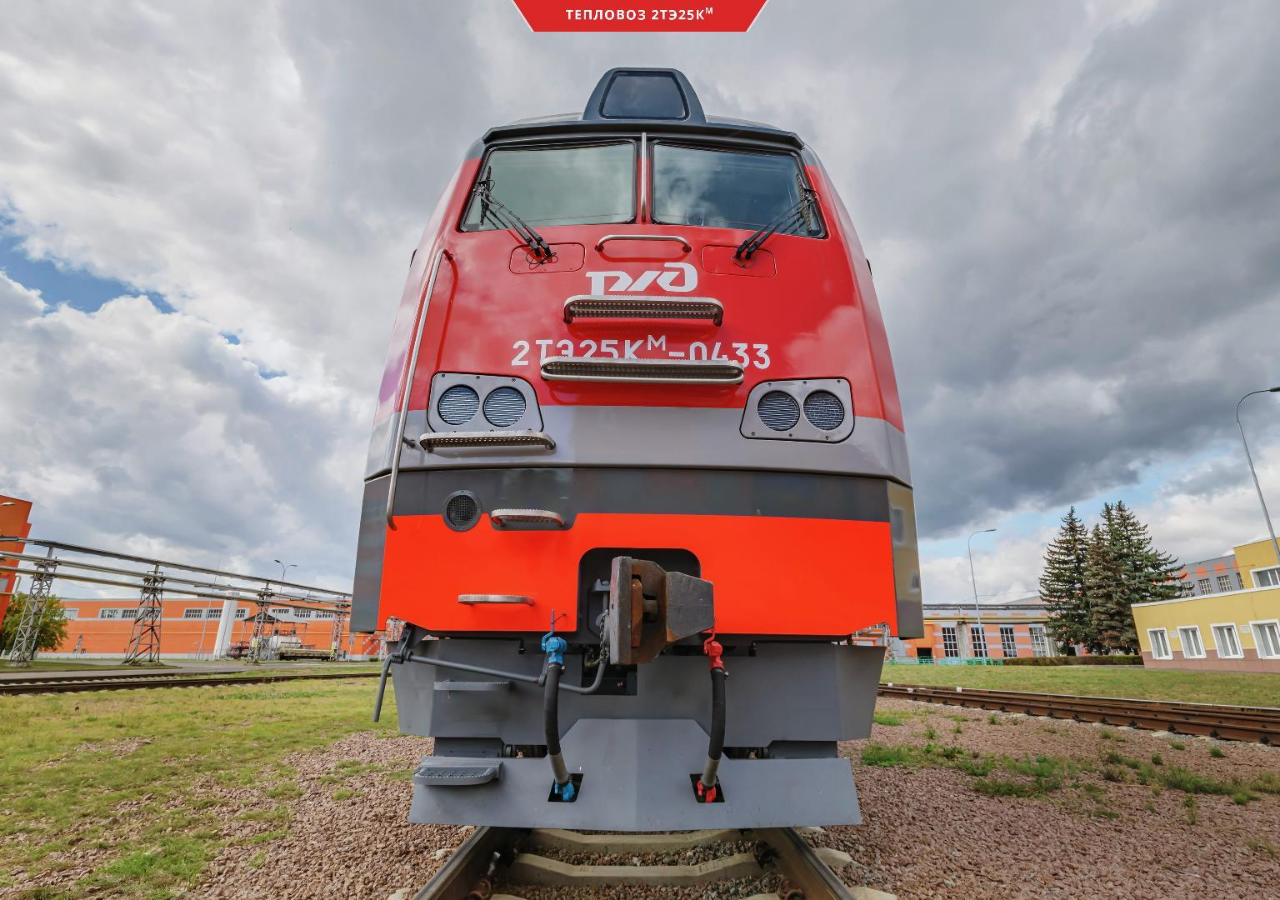
<file: pages/prinim.html>
<!DOCTYPE html>
<html lang="ru">
<head>
    <meta charset="UTF-8">
    <meta http-equiv="X-UA-Compatible" content="IE=edge">
    <meta name="viewport" content="width=device-width, initial-scale=1.0">
    <title>Принимаемое топливо</title>
    <link href="../style.css" rel="stylesheet">
</head>
<body>
    
</body>
</html>
</file>
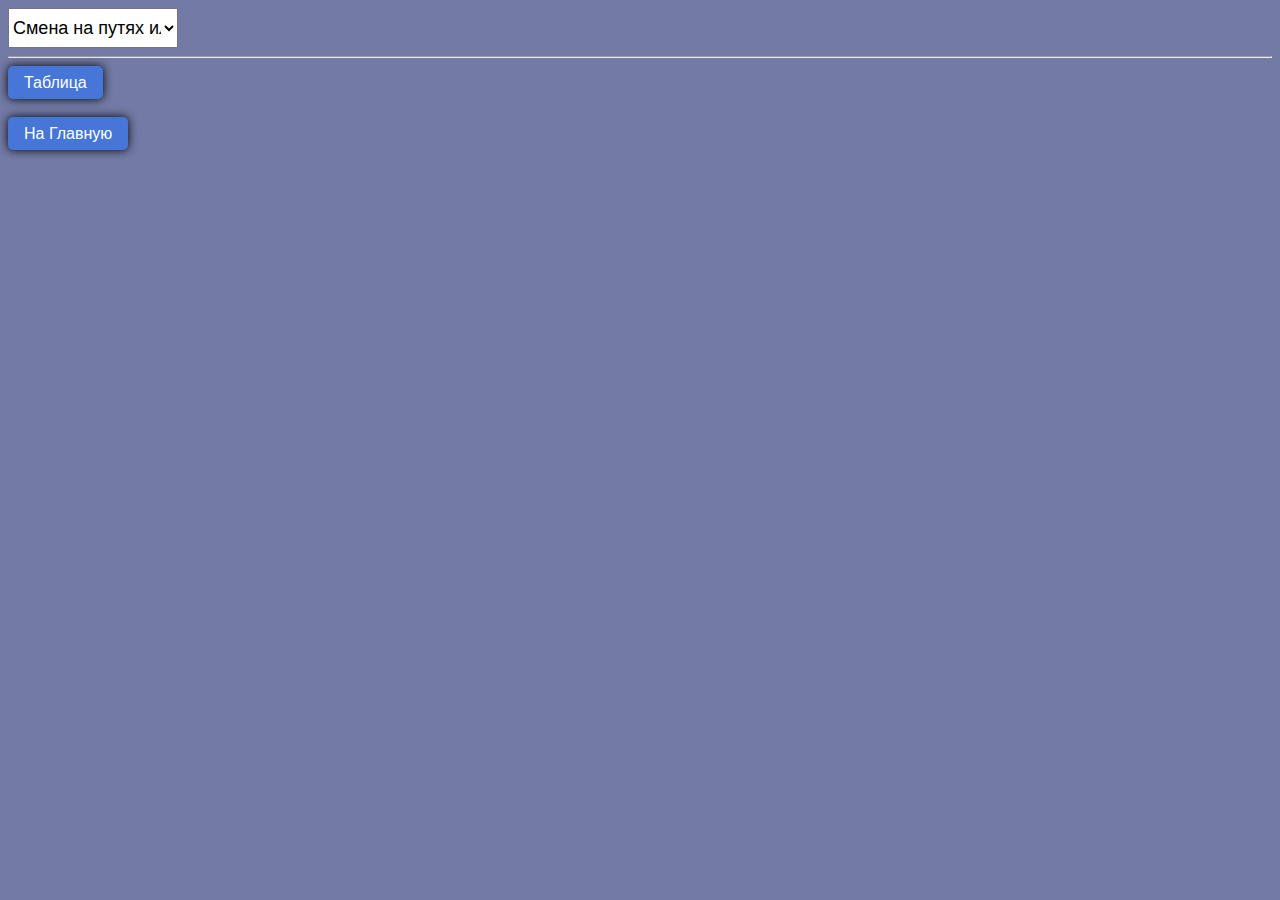
<file: pages/Test/test.html>
<!DOCTYPE html>
<html lang="ru">
<head>
    <meta charset="UTF-8">
    <meta http-equiv="X-UA-Compatible" content="IE=edge">
    <meta name="viewport" content="width=device-width, initial-scale=1.0">
    <title>ТЕСТ</title>
    <link href="./test.css" rel="stylesheet">
</head>
<body>
   <!-- <img src="./img/tabl1.jpg"> -->
   <div>
   <select id="kolSek"  name="sekcii">
    <option value="0">Смена на путях или Депо?</option>
    <option value="1">На путях</option>
    <option value="2">В Депо</option>
</select>
   </div>
   <div>
       <hr>
       <button onclick="Tabl()">Таблица</button>
   </div>
   <div id="Out"></div>
     <form action="../../index.html" target="_blank">
    <br>
    <button>На Главную</button>
<!-- </form>
<br>
<form action="../Yavka/yavka.html" target="_blank">
    <button>К Явке</button>
</form> -->
    
    
    <script src="./test.js"></script>
</body>
</html>
</file>
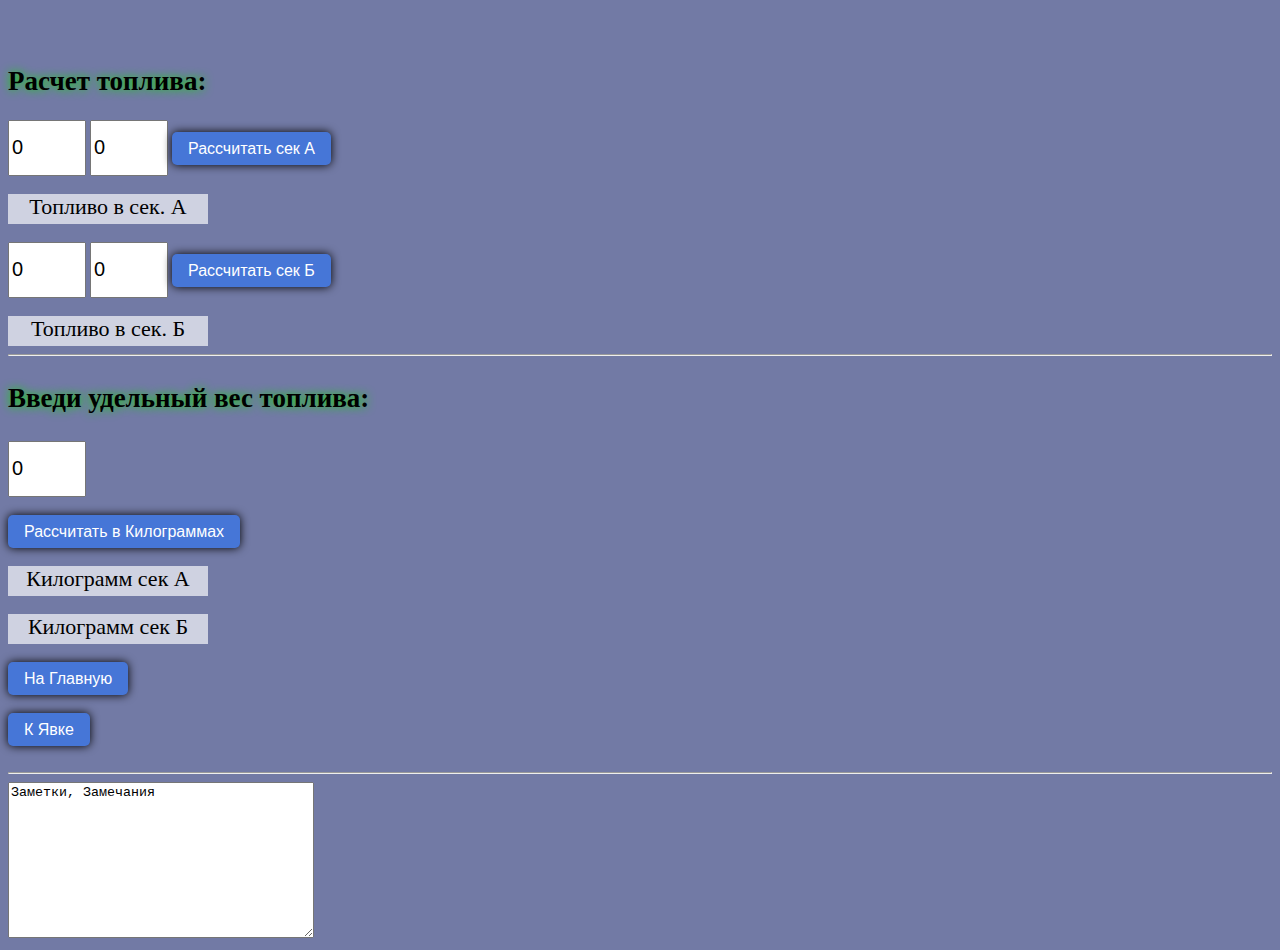
<file: pages/Toplivo/toplivo.html>
<!DOCTYPE html>
<html lang="ru">

<head>
    <meta charset="UTF-8">
    <meta http-equiv="X-UA-Compatible" content="IE=edge">
    <meta name="viewport" content="width=device-width, initial-scale=1.0">
    <title>Салярка</title>
    <link href="./style-toplivo.css" rel="stylesheet">
</head>

<body>
    <br>
    <br>
    <h2>Расчет топлива:</h2>
    <div>
        <input type="number" id="sekA1" value="0">
        <input type="number" id="sekA2" value="0">
        <button onclick="func1()" id="summaA">Рассчитать сек А</button>
    </div>
    <br>
    <div id="outA" class="output">Топливо в сек. А</div>
    <br>
    <div>
        <input type="number" id="sekB1" value="0">
        <input type="number" id="sekB2" value="0">
        <button onclick="func2()" id="summaB">Рассчитать сек Б</button>
    </div>
    <br>
    <div id="outB" class="output">Топливо в сек. Б</div>
    <div>
        <hr>
        <h3>Введи удельный вес топлива:</h3>
        <input type="number" id="udel" step="0.001" min="-0" value="0">
    </div>
    <br>
    <button onclick="raschetUdel()">Рассчитать в Килограммах</button>
    <br>
    <br>
    <div id="kgA" class="output">Килограмм сек А</div>
    <br>
    <div id="kgB" class="output">Килограмм сек Б</div>
    <form action="../../index.html" target="_blank">
        <br>
        <button>На Главную</button>
    </form>
    <br>
    <form action="../Yavka/yavka.html" target="_blank">
        <button>К Явке</button>
    </form>
    <br>
    <hr>
    <textarea style="width:300px; height:150px;">Заметки, Замечания</textarea>
    <script src="./calc.js"></script>
</body>

</html>
</file>
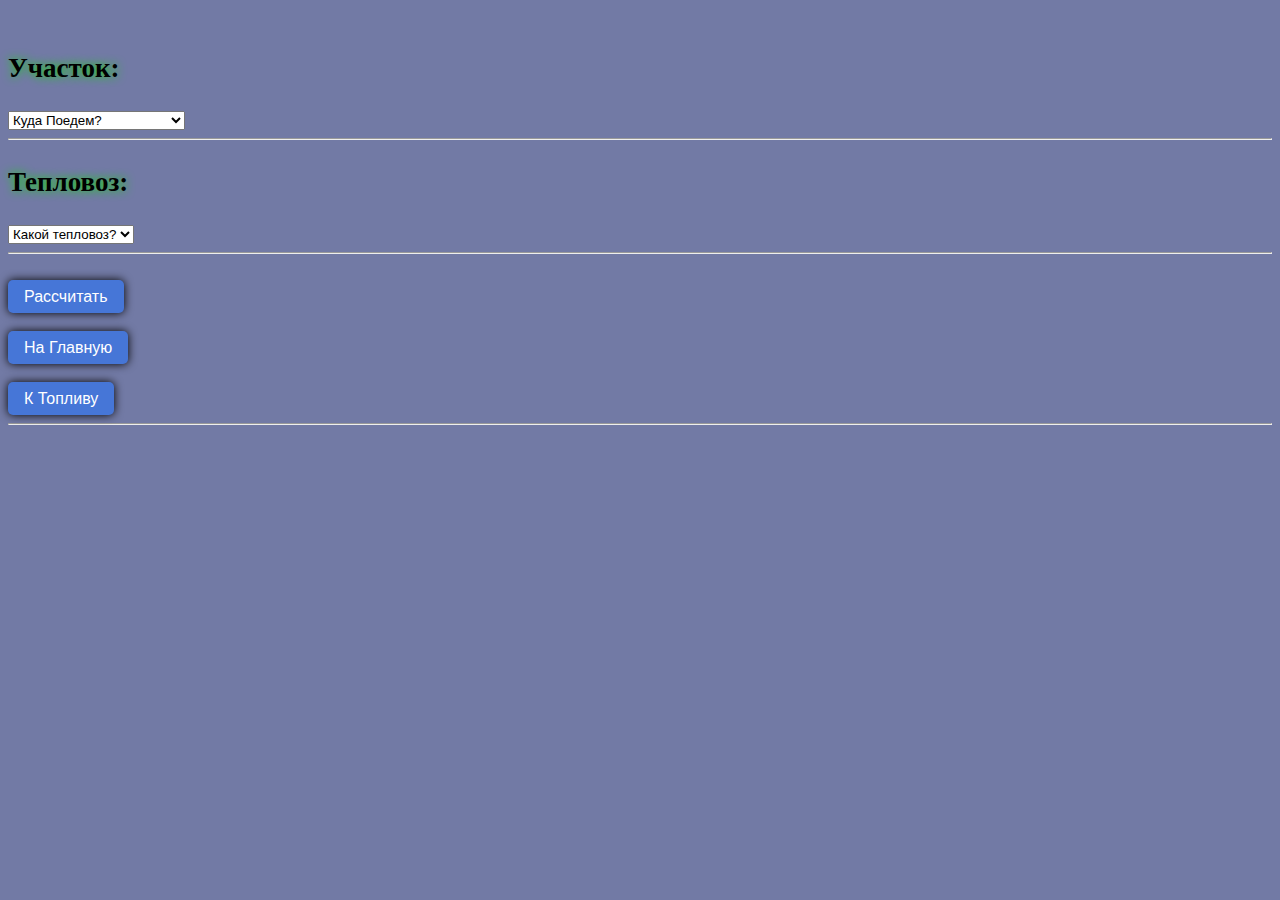
<file: pages/Yavka/yavka.html>
<!DOCTYPE html>
<html lang="ru">

<head>
    <meta charset="UTF-8">
    <meta http-equiv="X-UA-Compatible" content="IE=edge">
    <meta name="viewport" content="width=device-width, initial-scale=1.0">
    <title>Че там по времени?</title>
    <link href="./yabka.css" rel="stylesheet">
</head>

<body>
    <br>
    <!-- <h3>Ваша Явка:</h3> -->
    <h3>Участок:</h3>
    <select id="uchastki"  name="uch">
            <option value="0">Куда Поедем?</option>
            <option value="1">Бугульма - Кандры</option>
            <option value="2">Бугульма - Круглое Поле</option>
            <option value="3">Бугульма - Ульяновск</option>
        </select>
    <hr>
    <h3>Тепловоз:</h3>
    <select id="teplovoz" name="tepl">
            <option value="0">Какой тепловоз?</option>
            <option value="1">Двухсекционный</option>
            <option value="2">Трехсекционный</option>
        </select>
    <br>
    <hr>
    
    <div id="outNP"></div>
    <div id="outOP"></div>
    <div id="outKP"></div>
    <div id="Vsego"></div>
    <br>

    <button onclick="Func1()">Рассчитать</button>

    <form action="../../index.html" target="_blank">
        <br>
        <button>На Главную</button>
    </form>
    <br>
    <form action="../Toplivo/toplivo.html" target="_blank">
        <button>К Топливу</button>
    </form>
    <hr>
    <script src="./time-yavka.js"></script>
</body>

</html>
</file>
<file: style.css>
body {
    background: url(./img/fon-2.jpg) no-repeat center top fixed;
    -webkit-background-size: cover;
    -moz-background-size: cover;
    -o-background-size: cover;
    background-size: cover;
}

#beta {
    text-align: center;
    color: rgba(0, 0, 255, 0.267);
}

hr {
    margin: 9px;
    border-top: 1px solid;
    width: auto;
}


/* button {
    height: 33px;
} */

#outA,
#outB,
#kgA,
#kgB {
    font-size: 22px;
}

#sekA1,
#sekA2,
#sekB1,
#sekB2,
#udel {
    width: 70px;
    height: 50px;
    font-size: 20px;
}

button {
    height: 33px;
    appearance: none;
    border: 0;
    border-radius: 12px;
    background: #1609c7;
    color: rgb(255, 255, 255);
    padding: 8px 16px;
    font-size: 17px;
    font-style: initial;
    box-shadow: 0 0 10px rgba(0, 0, 0, 3);
}

h2 {
    text-shadow: 0 0 9px rgba(0, 47, 255, 0.575);
    font-size: 27px;
}
</file>
<file: pages/Test/test.css>
body {
    background-color: rgba(7, 21, 97, 0.568);
}

button {
    height: 33px;
    appearance: none;
    border: 0;
    border-radius: 5px;
    background: #4676D7;
    color: #fff;
    padding: 8px 16px;
    font-size: 16px;
    box-shadow: 0 0 10px rgba(0, 0, 0, 3);
}

button:active {
    color: rgb(255, 0, 0);
}

/* img {
    width: 1200px;
    height: 1000px;
} */
select {
    width: 170px;
    height: 40px;
    font-size: 18px;
}
</file>
<file: pages/Toplivo/style-toplivo.css>
body {
    background-color: rgba(7, 21, 97, 0.568);
}

button {
    height: 33px;
    appearance: none;
    border: 0;
    border-radius: 5px;
    background: #4676D7;
    color: #fff;
    padding: 8px 16px;
    font-size: 16px;
    box-shadow: 0 0 10px rgba(0, 0, 0, 3);
}

button:active {
    color: rgb(255, 0, 0);
}

#outA,
#outB,
#kgA,
#kgB {
    width: 200px;
    height: 30px;
    font-size: 22px;
    text-align: center;
    background-color: rgba(255, 255, 255, 0.664);
}

#sekA1,
#sekA2,
#sekB1,
#sekB2,
#udel {
    width: 70px;
    height: 50px;
    font-size: 20px;
}

h2,
h3 {
    text-shadow: 0 0 10px rgb(18, 216, 11);
    font-size: 27px;
}
</file>
<file: pages/Yavka/yabka.css>
body {
    background-color: rgba(7, 21, 97, 0.568);
}

button {
    height: 33px;
    appearance: none;
    border: 0;
    border-radius: 5px;
    background: #4676D7;
    color: #fff;
    padding: 8px 16px;
    font-size: 16px;
    box-shadow: 0 0 10px rgba(0, 0, 0, 3);
}

button:active {
    color: rgb(255, 0, 0);
}

#outA,
#outB,
#kgA,
#kgB {
    width: 200px;
    height: 30px;
    font-size: 22px;
    text-align: center;
    background-color: rgba(255, 255, 255, 0.664);
}

#sekA1,
#sekA2,
#sekB1,
#sekB2,
#udel {
    width: 70px;
    height: 50px;
    font-size: 20px;
}

h2,
h3 {
    text-shadow: 0 0 10px rgb(18, 216, 11);
    font-size: 27px;
}

div {
    font-size: 20px;
}
</file>
